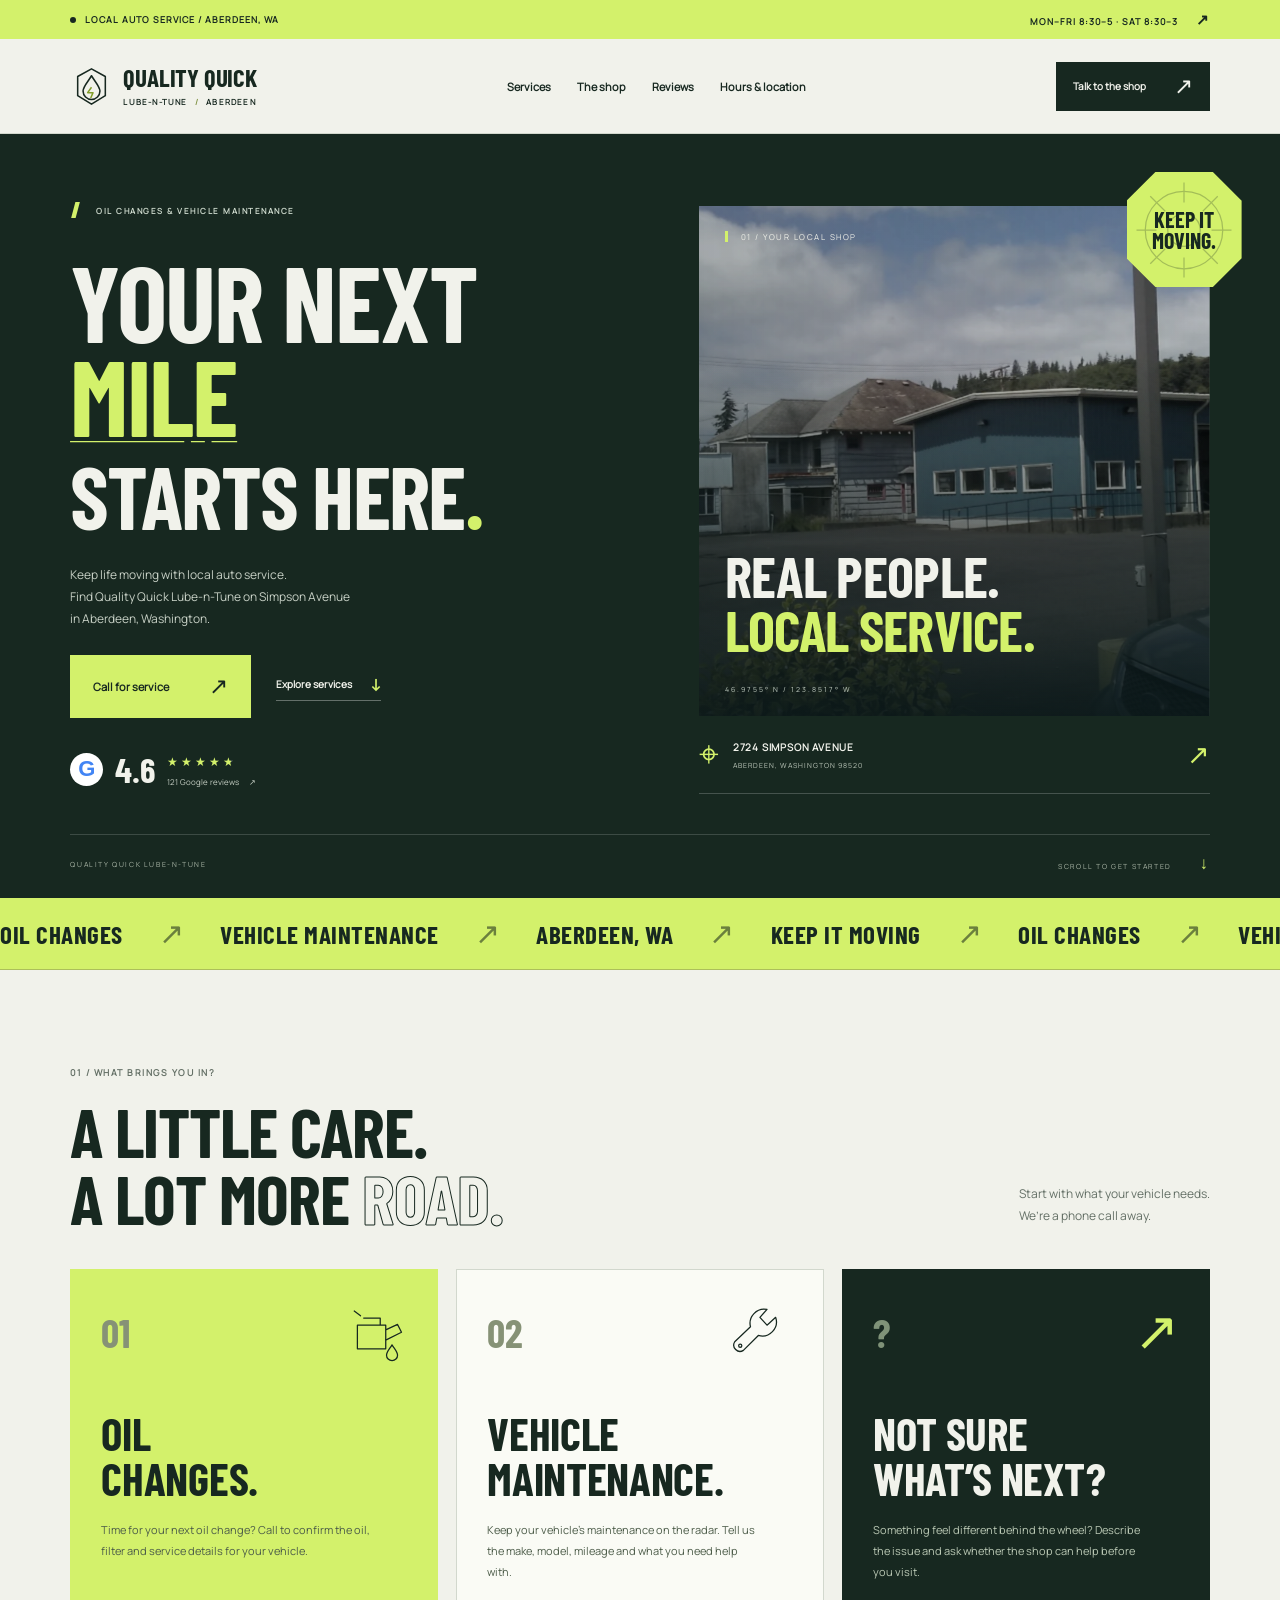
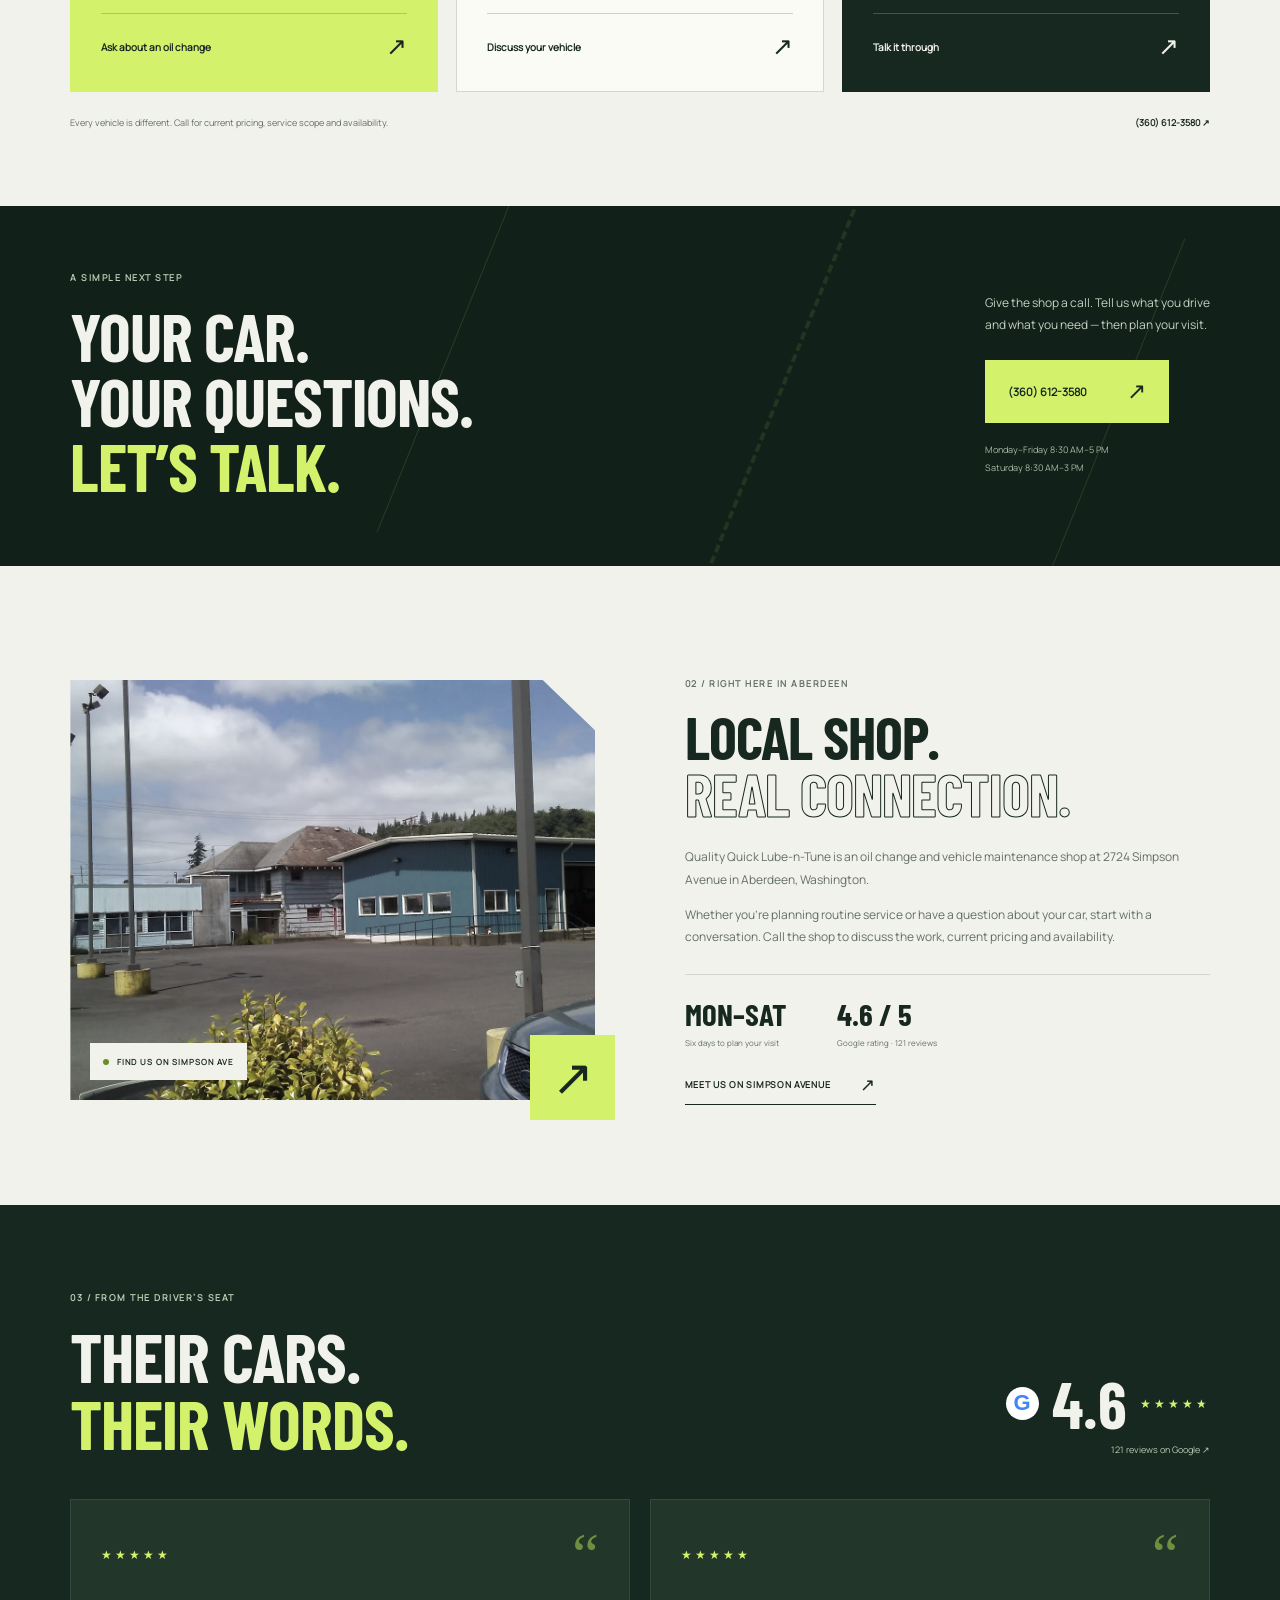
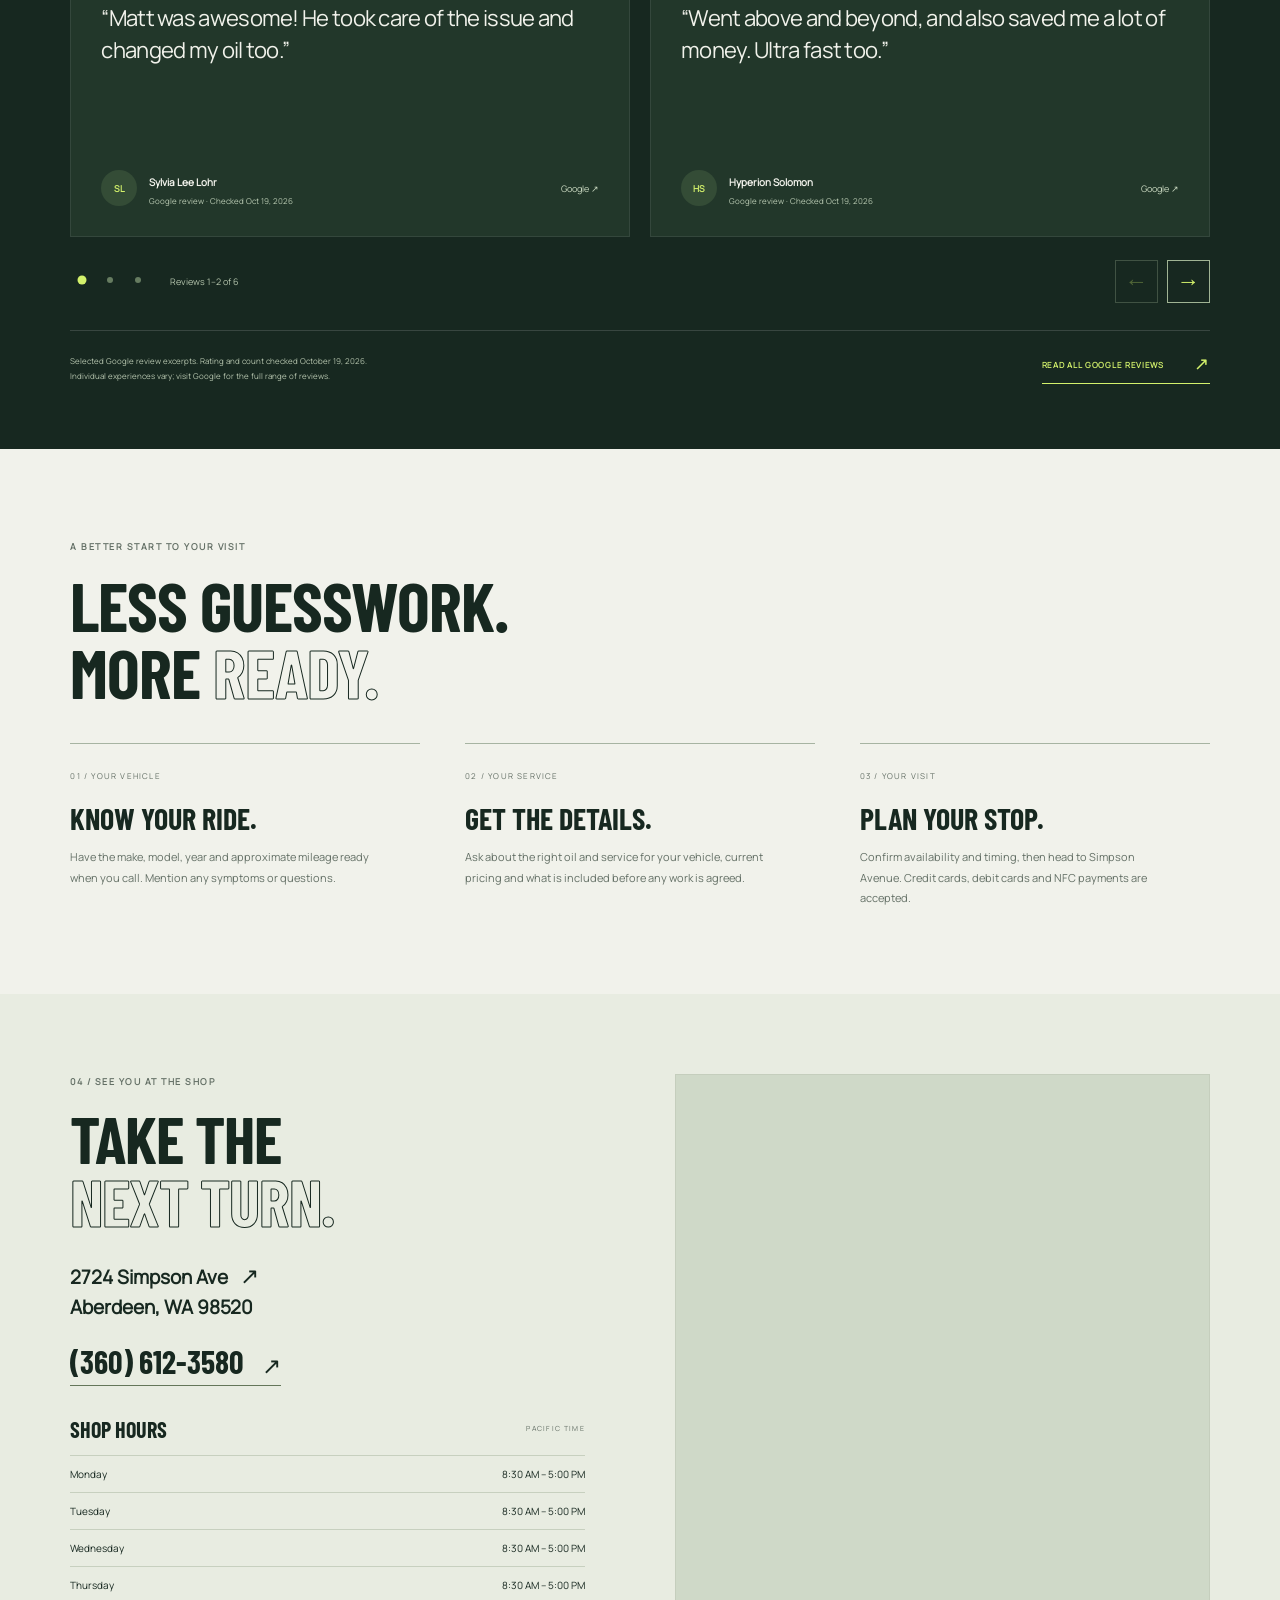
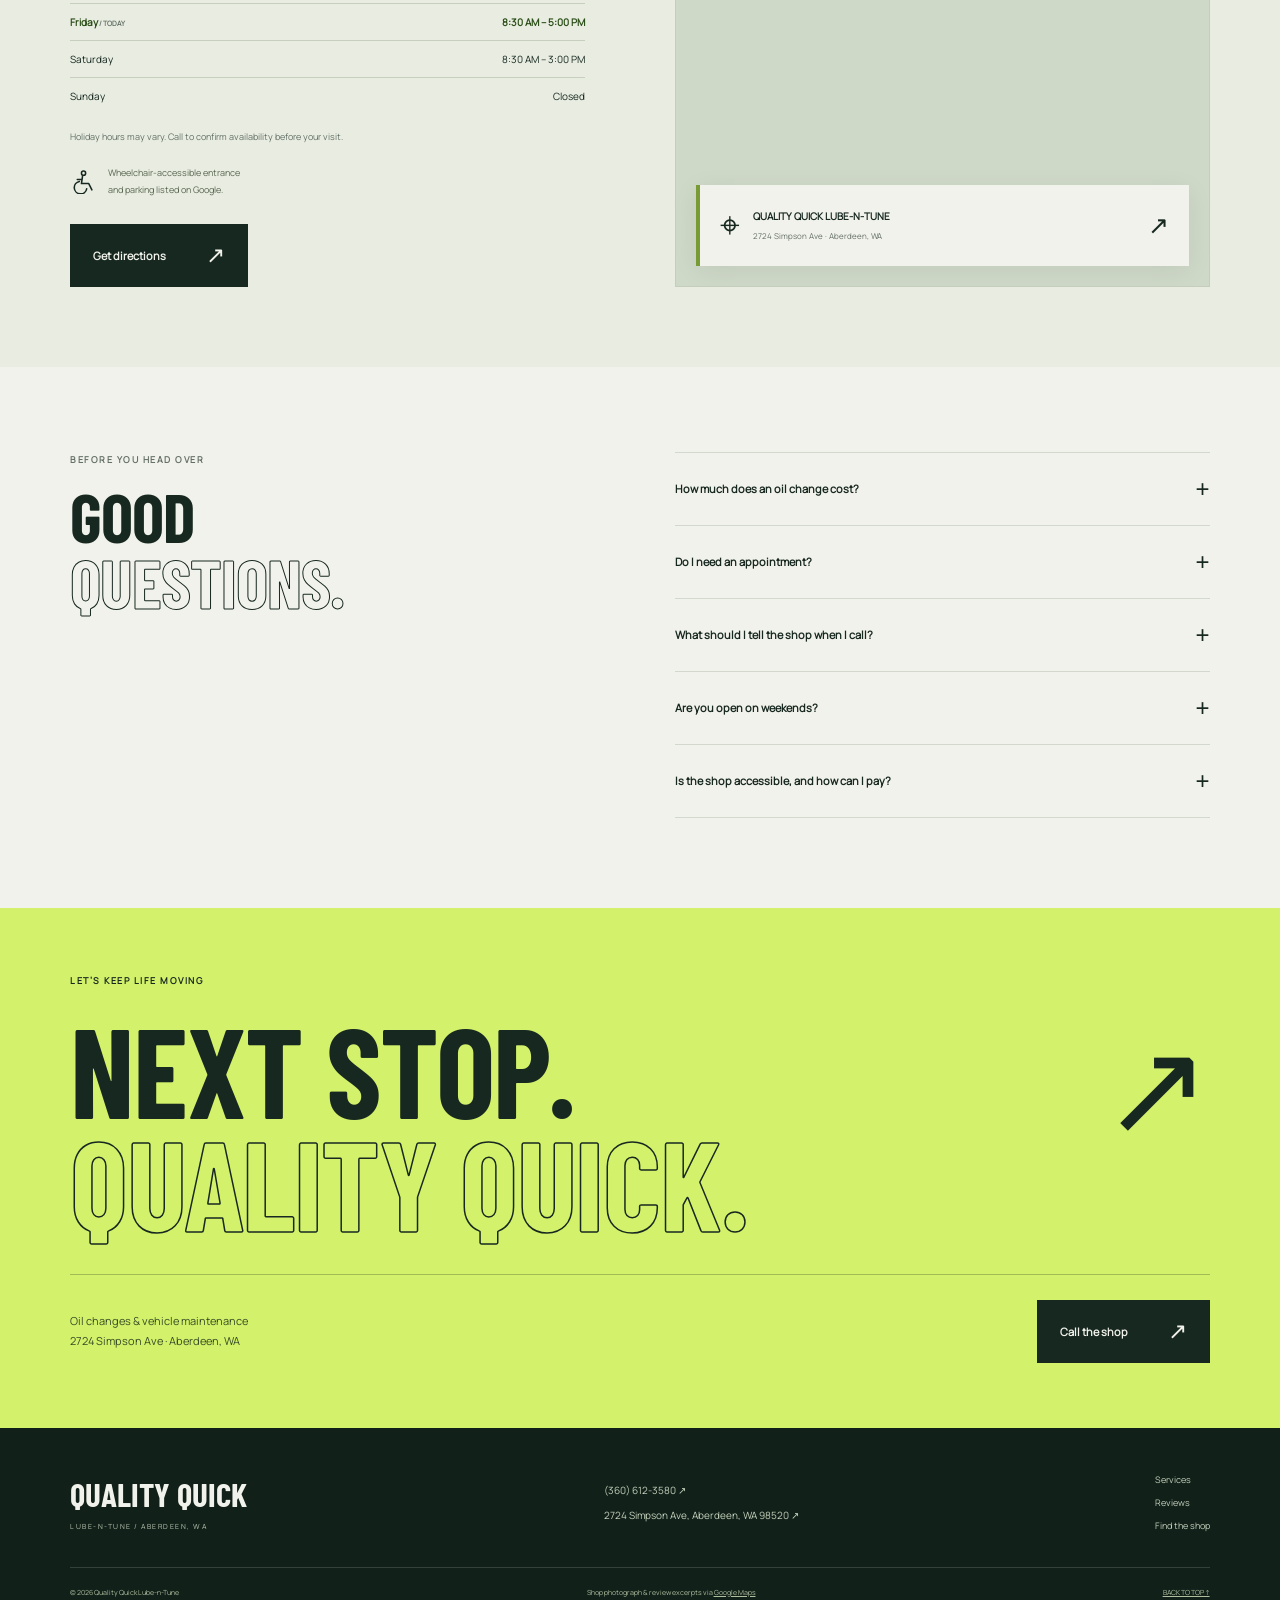
<file: index.html>
<!doctype html>
<html lang="en">
<head>
  <meta charset="utf-8">
  <meta name="viewport" content="width=device-width,initial-scale=1">
  <title>Quality Quick Lube-n-Tune | Oil Changes in Aberdeen, WA</title>
  <meta name="description" content="Oil changes and vehicle maintenance at Quality Quick Lube-n-Tune in Aberdeen, WA. Find hours, Google reviews and directions to 2724 Simpson Ave. Call (360) 612-3580.">
  <meta name="robots" content="noindex,nofollow,noarchive">
  <meta name="theme-color" content="#172820">
  <meta property="og:type" content="website">
  <meta property="og:locale" content="en_US">
  <meta property="og:site_name" content="Quality Quick Lube-n-Tune">
  <meta property="og:title" content="Quality Quick Lube-n-Tune — Your next mile starts here.">
  <meta property="og:description" content="Oil changes. Vehicle maintenance. Local service in Aberdeen, Washington. Call (360) 612-3580.">
  <meta name="twitter:card" content="summary_large_image">
  <meta property="og:url" content="https://vikrork.github.io/quality-quick-lube-preview/"><meta property="og:image" content="https://vikrork.github.io/quality-quick-lube-preview/assets/social.jpg"><meta property="og:image:width" content="1200"><meta property="og:image:height" content="630"><meta property="og:image:alt" content="Quality Quick Lube-n-Tune — oil changes and vehicle maintenance in Aberdeen, WA">
  <link rel="icon" type="image/png" sizes="96x96" href="./favicon-96.png">
  <link rel="icon" href="./favicon.ico" sizes="any">
  <link rel="icon" type="image/svg+xml" href="./favicon.svg">
  <link rel="apple-touch-icon" href="./apple-touch-icon.png">
  <link rel="manifest" href="./site.webmanifest">
  <link rel="preload" href="./assets/display.woff2" as="font" type="font/woff2" crossorigin>
  <link rel="preload" href="./assets/body.woff2" as="font" type="font/woff2" crossorigin>
  <link rel="preload" as="image" href="./assets/shop.webp" fetchpriority="high">
  <link rel="stylesheet" href="./style.css">
  <script type="application/ld+json">{"@context": "https://schema.org", "@graph": [{"@type": "AutoRepair", "@id": "https://vikrork.github.io/quality-quick-lube-preview/#business", "name": "Quality Quick Lube-n-Tune", "description": "Oil changes and vehicle maintenance at 2724 Simpson Avenue in Aberdeen, Washington.", "telephone": "+13606123580", "address": {"@type": "PostalAddress", "streetAddress": "2724 Simpson Ave", "addressLocality": "Aberdeen", "addressRegion": "WA", "postalCode": "98520", "addressCountry": "US"}, "geo": {"@type": "GeoCoordinates", "latitude": 46.9754691, "longitude": -123.8517037}, "hasMap": "https://maps.app.goo.gl/FHTNFPwVKkrDaZcj6", "sameAs": ["https://maps.app.goo.gl/FHTNFPwVKkrDaZcj6"], "paymentAccepted": "Credit Card, Debit Card, NFC Contactless Payment", "openingHoursSpecification": [{"@type": "OpeningHoursSpecification", "dayOfWeek": "Monday", "opens": "08:30", "closes": "17:00"}, {"@type": "OpeningHoursSpecification", "dayOfWeek": "Tuesday", "opens": "08:30", "closes": "17:00"}, {"@type": "OpeningHoursSpecification", "dayOfWeek": "Wednesday", "opens": "08:30", "closes": "17:00"}, {"@type": "OpeningHoursSpecification", "dayOfWeek": "Thursday", "opens": "08:30", "closes": "17:00"}, {"@type": "OpeningHoursSpecification", "dayOfWeek": "Friday", "opens": "08:30", "closes": "17:00"}, {"@type": "OpeningHoursSpecification", "dayOfWeek": "Saturday", "opens": "08:30", "closes": "15:00"}, {"@type": "OpeningHoursSpecification", "dayOfWeek": "Sunday", "opens": "00:00", "closes": "00:00"}], "amenityFeature": [{"@type": "LocationFeatureSpecification", "name": "Wheelchair-accessible entrance", "value": true}, {"@type": "LocationFeatureSpecification", "name": "Wheelchair-accessible parking", "value": true}], "hasOfferCatalog": {"@type": "OfferCatalog", "name": "Vehicle services", "itemListElement": [{"@type": "Offer", "itemOffered": {"@type": "Service", "name": "Oil changes", "serviceType": "Oil changes", "provider": {"@id": "https://vikrork.github.io/quality-quick-lube-preview/#business"}}}, {"@type": "Offer", "itemOffered": {"@type": "Service", "name": "Vehicle maintenance", "serviceType": "Vehicle maintenance", "provider": {"@id": "https://vikrork.github.io/quality-quick-lube-preview/#business"}}}]}, "url": "https://vikrork.github.io/quality-quick-lube-preview/", "image": "https://vikrork.github.io/quality-quick-lube-preview/assets/shop.webp", "logo": "https://vikrork.github.io/quality-quick-lube-preview/favicon-96.png"}]}</script>
  <script defer src="./app.js"></script>
</head>
<body>
  <a class="skip" href="#main">Skip to content</a>
  <div class="utility"><span><i class="signal" aria-hidden="true"></i> LOCAL AUTO SERVICE / ABERDEEN, WA</span><a href="#visit">MON–FRI 8:30–5 · SAT 8:30–3 <span aria-hidden="true">↗</span></a></div>
  <header class="header">
    <a class="brand" href="#top" aria-label="Quality Quick Lube-n-Tune home"><svg viewBox="0 0 56 56" aria-hidden="true"><path d="M28 5 46 15v25L28 51 10 40V15Z"/><path d="M28 14c-4 7-11 14-11 20a11 11 0 0 0 22 0c0-6-7-13-11-20Z"/><path d="m28 29-5 7h7l-3 7"/></svg><span>QUALITY QUICK<small>LUBE-N-TUNE <b> / </b> ABERDEEN</small></span></a>
    <nav id="navigation" aria-label="Main navigation"><a href="#services">Services</a><a href="#about">The shop</a><a href="#reviews">Reviews</a><a href="#visit">Hours & location</a></nav>
    <a class="button header-cta" href="tel:+13606123580">Talk to the shop <span>↗</span></a>
    <button class="nav-toggle" type="button" aria-controls="navigation" aria-expanded="false" aria-label="Open navigation"><span></span><span></span></button>
  </header>
  <main id="main">
    <section class="hero shell" id="top" aria-labelledby="hero-title">
      <div class="hero-grid">
        <div class="hero-copy"><div class="eyebrow"><span class="mini-lines" aria-hidden="true">///</span> OIL CHANGES & VEHICLE MAINTENANCE</div><h1 id="hero-title">YOUR NEXT<br><span class="mile">MILE<svg viewBox="0 0 300 20" aria-hidden="true"><path d="M0 10h205m12 0h25m12 0h46"/></svg></span><br><span class="hero-last">STARTS HERE<span class="lime">.</span></span></h1><p>Keep life moving with local auto service.<br>Find Quality Quick Lube-n-Tune on Simpson Avenue<br class="desktop-only"> in Aberdeen, Washington.</p><div class="hero-actions"><a class="button lime-button" href="tel:+13606123580">Call for service <span>↗</span></a><a class="quiet-link" href="#services">Explore services <span>↓</span></a></div><a class="google-proof" href="https://maps.app.goo.gl/FHTNFPwVKkrDaZcj6" target="_blank" rel="noopener"><span class="google-mark" aria-hidden="true">G</span><strong>4.6</strong><span><span class="stars aggregate" aria-label="4.6 out of 5 stars">★★★★★</span><small>121 Google reviews <span>↗</span></small></span></a></div>
        <div class="hero-visual"><div class="photo-frame"><img src="./assets/shop.webp" width="1600" height="900" alt="Quality Quick Lube-n-Tune shop and service bays on Simpson Avenue in Aberdeen" fetchpriority="high"><div class="photo-shade"></div><span class="photo-index">01 / YOUR LOCAL SHOP</span><div class="photo-title">REAL PEOPLE.<br><span>LOCAL SERVICE.</span></div><span class="coordinates">46.9755° N / 123.8517° W</span></div><div class="visual-caption"><span class="location-cross" aria-hidden="true">⌖</span><span>2724 SIMPSON AVENUE<br><small>ABERDEEN, WASHINGTON 98520</small></span><a href="#visit" aria-label="Find the shop">↗</a></div><div class="service-badge"><svg class="turning-mark" viewBox="0 0 80 80" aria-hidden="true"><circle cx="40" cy="40" r="31"/><circle cx="40" cy="40" r="13"/><path d="M40 2v16m0 44v16M2 40h16m44 0h16M13 13l12 12m30 30 12 12M13 67l12-12m30-30 12-12"/></svg><strong>KEEP IT<br>MOVING.</strong></div></div>
      </div><div class="hero-bottom"><span>QUALITY QUICK LUBE-N-TUNE</span><a href="#services">SCROLL TO GET STARTED <span>↓</span></a></div>
    </section>
    <div class="service-strip" aria-hidden="true"><div><span>OIL CHANGES</span><b>↗</b><span>VEHICLE MAINTENANCE</span><b>↗</b><span>ABERDEEN, WA</span><b>↗</b><span>KEEP IT MOVING</span><b>↗</b><span>OIL CHANGES</span><b>↗</b><span>VEHICLE MAINTENANCE</span><b>↗</b></div></div>
    <section id="services" class="services shell" aria-labelledby="services-title"><div class="section-heading reveal"><div><div class="eyebrow dark-label">01 / WHAT BRINGS YOU IN?</div><h2 id="services-title">A LITTLE CARE.<br>A LOT MORE <span class="outline-text">ROAD.</span></h2></div><p>Start with what your vehicle needs.<br>We’re a phone call away.</p></div><div class="service-grid">
      <article class="service-card primary-service reveal"><div class="card-top"><span class="card-number">01</span><svg class="service-icon" viewBox="0 0 80 80" aria-hidden="true"><path d="M17 32h36v30H17zM25 23h21v9M53 38l15-7 5 10-20 10M21 20l-8-6M61 57c-3 5-7 9-7 13a7 7 0 0 0 14 0c0-4-4-8-7-13Z"/></svg></div><h3>OIL<br>CHANGES.</h3><p>Time for your next oil change? Call to confirm the oil, filter and service details for your vehicle.</p><a class="card-action" href="tel:+13606123580">Ask about an oil change <span>↗</span></a></article>
      <article class="service-card reveal"><div class="card-top"><span class="card-number">02</span><svg class="service-icon" viewBox="0 0 80 80" aria-hidden="true"><path d="m47 12-9 10 9 10 11-10a18 18 0 0 1-22 23L17 64a8 8 0 0 1-11-11l20-19A18 18 0 0 1 47 12Z"/><circle cx="13" cy="58" r="2"/></svg></div><h3>VEHICLE<br>MAINTENANCE.</h3><p>Keep your vehicle’s maintenance on the radar. Tell us the make, model, mileage and what you need help with.</p><a class="card-action" href="tel:+13606123580">Discuss your vehicle <span>↗</span></a></article>
      <article class="service-card question-card reveal"><div class="card-top"><span class="card-number">?</span><span class="question-arrow" aria-hidden="true">↗</span></div><h3>NOT SURE<br>WHAT’S NEXT?</h3><p>Something feel different behind the wheel? Describe the issue and ask whether the shop can help before you visit.</p><a class="card-action" href="tel:+13606123580">Talk it through <span>↗</span></a></article>
    </div><div class="service-note"><span>Every vehicle is different. Call for current pricing, service scope and availability.</span><a href="tel:+13606123580">(360) 612-3580 ↗</a></div></section>
    <section class="road-banner"><div class="shell"><div class="road-copy reveal"><div class="eyebrow">A SIMPLE NEXT STEP</div><h2>YOUR CAR.<br>YOUR QUESTIONS.<br><span class="lime">LET’S TALK.</span></h2></div><div class="road-action reveal"><p>Give the shop a call. Tell us what you drive<br>and what you need — then plan your visit.</p><a class="button lime-button" href="tel:+13606123580">(360) 612-3580 <span>↗</span></a><small>Monday–Friday 8:30 AM–5 PM<br>Saturday 8:30 AM–3 PM</small></div></div><div class="road-lines" aria-hidden="true"></div></section>
    <section id="about" class="about shell" aria-labelledby="about-title"><div class="about-picture reveal"><img src="./assets/shop.webp" width="1600" height="900" alt="The Quality Quick Lube-n-Tune building at 2724 Simpson Avenue" loading="lazy"><span class="picture-label"><i aria-hidden="true"></i> FIND US ON SIMPSON AVE</span><span class="picture-corner" aria-hidden="true">↗</span></div><div class="about-copy reveal"><div class="eyebrow dark-label">02 / RIGHT HERE IN ABERDEEN</div><h2 id="about-title">LOCAL SHOP.<br><span class="outline-text">REAL CONNECTION.</span></h2><p>Quality Quick Lube-n-Tune is an oil change and vehicle maintenance shop at 2724 Simpson Avenue in Aberdeen, Washington.</p><p>Whether you’re planning routine service or have a question about your car, start with a conversation. Call the shop to discuss the work, current pricing and availability.</p><div class="about-facts"><span><strong>MON–SAT</strong><small>Six days to plan your visit</small></span><span><strong>4.6 / 5</strong><small>Google rating · 121 reviews</small></span></div><a class="text-link" href="#visit">MEET US ON SIMPSON AVENUE <span>↗</span></a></div></section>
    <section id="reviews" class="reviews" aria-labelledby="reviews-title"><div class="shell"><div class="section-heading reveal"><div><div class="eyebrow">03 / FROM THE DRIVER’S SEAT</div><h2 id="reviews-title">THEIR CARS.<br><span class="lime">THEIR WORDS.</span></h2></div><a class="review-rating" href="https://maps.app.goo.gl/FHTNFPwVKkrDaZcj6" target="_blank" rel="noopener"><span><b class="google-mark">G</b><strong>4.6</strong><span class="stars aggregate" aria-label="4.6 out of 5 stars">★★★★★</span></span><small>121 reviews on Google ↗</small></a></div>
      <div class="review-carousel" role="region" aria-roledescription="carousel" aria-label="Customer reviews from Google"><div id="review-track" class="review-grid" tabindex="0" aria-label="Reviews. Swipe or use the arrow keys."><article class="review-card" role="group" aria-roledescription="slide" aria-label="Review 1 of 6"><div class="review-card-top"><span class="stars" aria-label="5 out of 5 stars">★★★★★</span><span class="review-quote-mark" aria-hidden="true">“</span></div><blockquote>“Matt was awesome! He took care of the issue and changed my oil too.”</blockquote><div class="review-person"><span class="review-avatar" aria-hidden="true">SL</span><div><strong>Sylvia Lee Lohr</strong><small>Google review · Checked Oct 19, 2026</small></div><a href="https://maps.app.goo.gl/FHTNFPwVKkrDaZcj6" target="_blank" rel="noopener" aria-label="Read customer reviews on Google Maps">Google ↗</a></div></article><article class="review-card" role="group" aria-roledescription="slide" aria-label="Review 2 of 6"><div class="review-card-top"><span class="stars" aria-label="5 out of 5 stars">★★★★★</span><span class="review-quote-mark" aria-hidden="true">“</span></div><blockquote>“Went above and beyond, and also saved me a lot of money. Ultra fast too.”</blockquote><div class="review-person"><span class="review-avatar" aria-hidden="true">HS</span><div><strong>Hyperion Solomon</strong><small>Google review · Checked Oct 19, 2026</small></div><a href="https://maps.app.goo.gl/FHTNFPwVKkrDaZcj6" target="_blank" rel="noopener" aria-label="Read customer reviews on Google Maps">Google ↗</a></div></article><article class="review-card" role="group" aria-roledescription="slide" aria-label="Review 3 of 6"><div class="review-card-top"><span class="stars" aria-label="5 out of 5 stars">★★★★★</span><span class="review-quote-mark" aria-hidden="true">“</span></div><blockquote>“These guys are great, leaving nothing to question with regard to my car’s current condition.”</blockquote><div class="review-person"><span class="review-avatar" aria-hidden="true">LM</span><div><strong>Laura Marise</strong><small>Google review · Checked Oct 19, 2026</small></div><a href="https://maps.app.goo.gl/FHTNFPwVKkrDaZcj6" target="_blank" rel="noopener" aria-label="Read customer reviews on Google Maps">Google ↗</a></div></article><article class="review-card" role="group" aria-roledescription="slide" aria-label="Review 4 of 6"><div class="review-card-top"><span class="stars" aria-label="5 out of 5 stars">★★★★★</span><span class="review-quote-mark" aria-hidden="true">“</span></div><blockquote>“They have earned my loyalty and my family&#x27;s.”</blockquote><div class="review-person"><span class="review-avatar" aria-hidden="true">SW</span><div><strong>Summer Ward</strong><small>Google review · Checked Oct 19, 2026</small></div><a href="https://maps.app.goo.gl/FHTNFPwVKkrDaZcj6" target="_blank" rel="noopener" aria-label="Read customer reviews on Google Maps">Google ↗</a></div></article><article class="review-card" role="group" aria-roledescription="slide" aria-label="Review 5 of 6"><div class="review-card-top"><span class="stars" aria-label="5 out of 5 stars">★★★★★</span><span class="review-quote-mark" aria-hidden="true">“</span></div><blockquote>“Got both my cars in and out in under an hour. Will highly recommend”</blockquote><div class="review-person"><span class="review-avatar" aria-hidden="true">DB</span><div><strong>David Bolin</strong><small>Google review · Checked Oct 19, 2026</small></div><a href="https://maps.app.goo.gl/FHTNFPwVKkrDaZcj6" target="_blank" rel="noopener" aria-label="Read customer reviews on Google Maps">Google ↗</a></div></article><article class="review-card" role="group" aria-roledescription="slide" aria-label="Review 6 of 6"><div class="review-card-top"><span class="stars" aria-label="5 out of 5 stars">★★★★★</span><span class="review-quote-mark" aria-hidden="true">“</span></div><blockquote>“I&#x27;m never taking my car anywhere else.”</blockquote><div class="review-person"><span class="review-avatar" aria-hidden="true">HM</span><div><strong>Heather Momma</strong><small>Google review · Checked Oct 19, 2026</small></div><a href="https://maps.app.goo.gl/FHTNFPwVKkrDaZcj6" target="_blank" rel="noopener" aria-label="Read customer reviews on Google Maps">Google ↗</a></div></article></div><div class="review-controls"><div class="review-dots" aria-label="Choose reviews"></div><span class="review-status" role="status" aria-live="polite" aria-atomic="true"></span><div class="review-arrows"><button class="review-prev" type="button" aria-label="Previous reviews" aria-controls="review-track">←</button><button class="review-next" type="button" aria-label="Next reviews" aria-controls="review-track">→</button></div></div></div>
      <div class="review-footer"><p>Selected Google review excerpts. Rating and count checked October 19, 2026.<br>Individual experiences vary; visit Google for the full range of reviews.</p><a class="text-link" href="https://maps.app.goo.gl/FHTNFPwVKkrDaZcj6" target="_blank" rel="noopener">READ ALL GOOGLE REVIEWS <span>↗</span></a></div>
    </div></section>
    <section class="visit-prep shell" aria-labelledby="prep-title"><div class="section-heading reveal"><div><div class="eyebrow dark-label">A BETTER START TO YOUR VISIT</div><h2 id="prep-title">LESS GUESSWORK.<br>MORE <span class="outline-text">READY.</span></h2></div></div><div class="prep-grid"><article class="reveal"><span>01 / YOUR VEHICLE</span><h3>KNOW YOUR RIDE.</h3><p>Have the make, model, year and approximate mileage ready when you call. Mention any symptoms or questions.</p></article><article class="reveal"><span>02 / YOUR SERVICE</span><h3>GET THE DETAILS.</h3><p>Ask about the right oil and service for your vehicle, current pricing and what is included before any work is agreed.</p></article><article class="reveal"><span>03 / YOUR VISIT</span><h3>PLAN YOUR STOP.</h3><p>Confirm availability and timing, then head to Simpson Avenue. Credit cards, debit cards and NFC payments are accepted.</p></article></div></section>
    <section id="visit" class="visit shell" aria-labelledby="visit-title"><div class="visit-details reveal"><div class="eyebrow dark-label">04 / SEE YOU AT THE SHOP</div><h2 id="visit-title">TAKE THE<br><span class="outline-text">NEXT TURN.</span></h2><a class="address" href="https://www.google.com/maps/dir/?api=1&amp;destination=Quality%20Quick%20Lube-n-Tune%2C%202724%20Simpson%20Ave%2C%20Aberdeen%2C%20WA%2098520" target="_blank" rel="noopener">2724 Simpson Ave <span>↗</span><br>Aberdeen, WA 98520</a><a class="visit-phone" href="tel:+13606123580">(360) 612-3580 <span>↗</span></a><div class="hours"><div class="hours-title"><h3>SHOP HOURS</h3><span>PACIFIC TIME</span></div><div class="hours-row" data-day="Monday"><span>Monday</span><span>8:30 AM – 5:00 PM</span></div><div class="hours-row" data-day="Tuesday"><span>Tuesday</span><span>8:30 AM – 5:00 PM</span></div><div class="hours-row" data-day="Wednesday"><span>Wednesday</span><span>8:30 AM – 5:00 PM</span></div><div class="hours-row" data-day="Thursday"><span>Thursday</span><span>8:30 AM – 5:00 PM</span></div><div class="hours-row" data-day="Friday"><span>Friday</span><span>8:30 AM – 5:00 PM</span></div><div class="hours-row" data-day="Saturday"><span>Saturday</span><span>8:30 AM – 3:00 PM</span></div><div class="hours-row" data-day="Sunday"><span>Sunday</span><span>Closed</span></div></div><p class="hours-note">Holiday hours may vary. Call to confirm availability before your visit.</p><div class="access-note"><svg viewBox="0 0 24 24" aria-hidden="true"><circle cx="13" cy="4" r="2"/><path d="m12 7-1 7h7l3 6M11 10H7M9 12a6 6 0 1 0 7 7"/></svg><p>Wheelchair-accessible entrance<br>and parking listed on Google.</p></div><a class="button ink-button" href="https://www.google.com/maps/dir/?api=1&amp;destination=Quality%20Quick%20Lube-n-Tune%2C%202724%20Simpson%20Ave%2C%20Aberdeen%2C%20WA%2098520" target="_blank" rel="noopener">Get directions <span>↗</span></a></div><div class="map-panel reveal"><iframe title="Google Map: Quality Quick Lube-n-Tune, 2724 Simpson Ave, Aberdeen, WA" src="https://www.google.com/maps?q=Quality+Quick+Lube-n-Tune%2C+2724+Simpson+Ave%2C+Aberdeen%2C+WA+98520&amp;output=embed&amp;hl=en" width="640" height="780" loading="lazy" referrerpolicy="no-referrer-when-downgrade" allowfullscreen></iframe><a class="map-label" href="https://maps.app.goo.gl/FHTNFPwVKkrDaZcj6" target="_blank" rel="noopener"><span class="map-cross" aria-hidden="true">⌖</span><span><strong>QUALITY QUICK LUBE-N-TUNE</strong><small>2724 Simpson Ave · Aberdeen, WA</small></span><b>↗</b></a></div></section>
    <section class="faq shell" aria-labelledby="faq-title"><div class="reveal"><div class="eyebrow dark-label">BEFORE YOU HEAD OVER</div><h2 id="faq-title">GOOD<br><span class="outline-text">QUESTIONS.</span></h2></div><div class="faq-items reveal"><details><summary>How much does an oil change cost?</summary><p>Call <a href="tel:+13606123580">(360) 612-3580</a> with your vehicle details for current pricing and service options.</p></details><details><summary>Do I need an appointment?</summary><p>Please call the shop to confirm current availability and how to arrange your visit.</p></details><details><summary>What should I tell the shop when I call?</summary><p>Share your vehicle’s make, model, year and mileage. Describe the service you need or any symptoms you have noticed, and ask about service scope, price and timing.</p></details><details><summary>Are you open on weekends?</summary><p>Saturday hours are 8:30 AM–3:00 PM. The shop is closed on Sundays. Holiday hours may differ.</p></details><details><summary>Is the shop accessible, and how can I pay?</summary><p>Google lists a wheelchair-accessible entrance and parking. Credit cards, debit cards and contactless NFC payments are accepted. Call if you have specific access needs.</p></details></div></section>
    <section class="closing"><div class="shell reveal"><div class="eyebrow">LET’S KEEP LIFE MOVING</div><h2>NEXT STOP.<br><span>QUALITY QUICK.</span><b aria-hidden="true">↗</b></h2><div class="closing-bottom"><p>Oil changes & vehicle maintenance<br>2724 Simpson Ave · Aberdeen, WA</p><a class="button ink-button" href="tel:+13606123580">Call the shop <span>↗</span></a></div></div></section>
  </main>
  <footer class="footer shell"><div class="footer-main"><a class="footer-brand" href="#top">QUALITY QUICK<span>LUBE-N-TUNE / ABERDEEN, WA</span></a><div><a href="tel:+13606123580">(360) 612-3580 ↗</a><a href="https://www.google.com/maps/dir/?api=1&amp;destination=Quality%20Quick%20Lube-n-Tune%2C%202724%20Simpson%20Ave%2C%20Aberdeen%2C%20WA%2098520" target="_blank" rel="noopener">2724 Simpson Ave, Aberdeen, WA 98520 ↗</a></div><nav aria-label="Footer navigation"><a href="#services">Services</a><a href="#reviews">Reviews</a><a href="#visit">Find the shop</a></nav></div><div class="footer-bottom"><span>© 2026 Quality Quick Lube-n-Tune</span><span>Shop photograph & review excerpts via <a href="https://maps.app.goo.gl/FHTNFPwVKkrDaZcj6" target="_blank" rel="noopener">Google Maps</a></span><a href="#top">BACK TO TOP ↑</a></div></footer>
  <div class="mobile-bar"><a href="tel:+13606123580">Call the shop <span>↗</span></a><a href="https://www.google.com/maps/dir/?api=1&amp;destination=Quality%20Quick%20Lube-n-Tune%2C%202724%20Simpson%20Ave%2C%20Aberdeen%2C%20WA%2098520" target="_blank" rel="noopener">Get directions <span>↗</span></a></div>
</body>
</html>
</file>
<file: style.css>
@font-face{font-family:Barlow;src:url('./assets/display.woff2') format('woff2');font-weight:700;font-display:swap}@font-face{font-family:Manrope;src:url('./assets/body.woff2') format('woff2');font-weight:400;font-display:swap}
:root{--ink:#172820;--deep:#112019;--paper:#f1f2eb;--lime:#d3f16b;--gray:#647066;--line:#d2d8cd;--display:Barlow,'Arial Narrow',Impact,sans-serif;--body:Manrope,Arial,sans-serif}*{box-sizing:border-box}html{scroll-behavior:smooth;scroll-padding-top:105px}body{margin:0;font:14px var(--body);background:var(--paper);color:var(--ink);-webkit-font-smoothing:antialiased}body:before{content:'';height:3px;position:fixed;top:0;left:0;width:calc(var(--progress,0)*100%);background:var(--lime);z-index:60;pointer-events:none}::selection{background:var(--lime);color:var(--ink)}a{color:inherit;text-decoration:none}button{font:inherit}button,a,summary{touch-action:manipulation;-webkit-tap-highlight-color:transparent}a:focus-visible,button:focus-visible,summary:focus-visible,[tabindex]:focus-visible{outline:3px solid #c66c34;outline-offset:5px}img{max-width:100%;height:auto;display:block}svg{display:block}p{line-height:1.85}h1,h2,h3,p{margin-top:0}h1,h2,h3{font-family:var(--display);font-weight:700}.shell{max-width:1680px;margin-inline:auto;padding-inline:5.5vw}.skip{position:fixed;top:-100px;left:15px;background:var(--lime);color:var(--ink);padding:15px;z-index:90}.skip:focus{top:10px}.utility{background:var(--lime);color:var(--ink);display:flex;justify-content:space-between;align-items:center;padding:9px 5.5vw;font-size:9px;letter-spacing:1px;font-weight:700}.utility>span{display:flex;gap:9px;align-items:center}.signal{width:6px;height:6px;background:var(--ink);border-radius:50%}.utility>a>span{font-size:15px;margin-left:15px}.header{height:95px;padding:0 5.5vw;display:flex;gap:25px;align-items:center;justify-content:space-between;background:var(--paper);position:sticky;top:0;z-index:50;border-bottom:1px solid var(--line)}.brand{display:flex;align-items:center;gap:10px}.brand svg{width:43px;height:43px;fill:none;stroke:var(--ink);stroke-width:2;stroke-linejoin:round}.brand svg path:last-child{stroke:#829d2b}.brand>span{font-family:var(--display);font-size:25px;line-height:1;letter-spacing:-.2px}.brand small{display:block;font:8px var(--body);font-weight:700;letter-spacing:1.2px;margin-top:6px}.brand small b{color:#7c8f3d;margin-inline:4px}.header nav{display:flex;gap:26px;font-size:11px;font-weight:700}.header nav a{padding:15px 0;position:relative}.header nav a:after{content:'';height:2px;background:var(--ink);width:0;position:absolute;bottom:6px;left:0;transition:width .25s}.header nav a:hover:after{width:100%}.button{display:inline-flex;align-items:center;justify-content:space-between;gap:40px;font-size:11px;font-weight:700;border:1px solid transparent;padding:17px 22px;transition:transform .2s,background .2s;min-height:52px}.button>span{font:23px Arial}.button:hover{transform:translateY(-2px)}.header-cta{background:var(--ink);color:var(--paper);gap:28px;min-height:45px;padding:10px 16px;font-size:10px}.header-cta:hover,.ink-button:hover{background:#2c4233}.ink-button{background:var(--ink);color:var(--paper)}.lime-button{background:var(--lime);color:var(--ink)}.lime-button:hover{background:#e4ff8d}.nav-toggle{display:none}.hero{background:var(--ink);color:var(--paper);overflow:hidden;padding-top:55px;padding-bottom:24px;position:relative}.hero-grid{display:grid;grid-template-columns:1.08fr 1fr;gap:6vw;align-items:center}.eyebrow{font-size:9px;letter-spacing:1.5px;font-weight:700;line-height:1.7}.hero .eyebrow{font-size:8px;display:flex;align-items:center;gap:12px;color:#cfdbce}.mini-lines{color:var(--lime);font-size:21px;letter-spacing:-4px;margin-right:8px}h1{font-size:clamp(88px,9.2vw,154px);line-height:.88;letter-spacing:-1.7px;margin:26px 0 29px}.lime{color:var(--lime)}.mile{color:var(--lime);display:inline-block;position:relative}.mile svg{position:absolute;bottom:-6px;left:0;width:100%;fill:none;stroke:#d3f16b;stroke-width:2}.hero-copy>p{font-size:12px;color:#c7d0c5;margin-bottom:25px}.hero-actions{display:flex;align-items:center;gap:25px}.quiet-link{font-size:10px;font-weight:700;display:flex;gap:18px;align-items:center;border-bottom:1px solid #ffffff55;padding-bottom:5px}.quiet-link span{font-size:16px;color:var(--lime)}.google-proof{display:flex;align-items:center;gap:12px;margin-top:30px;width:fit-content}.google-mark{font:bold 22px Arial,sans-serif;color:#4285f4;background:#fff;width:33px;height:33px;border-radius:50%;display:inline-grid;place-items:center}.google-proof>strong{font:35px var(--display)}.stars{font-size:12px;letter-spacing:3px;color:var(--lime)}.aggregate{background:linear-gradient(90deg,var(--lime) 92%,#7a877c 92%);background-clip:text;-webkit-background-clip:text;-webkit-text-fill-color:transparent}.google-proof small{display:block;font-size:8px;color:#c7d0c5;margin-top:6px}.google-proof small span{margin-left:8px}.hero-visual{position:relative;min-width:0;margin-top:17px}.photo-frame{position:relative;height:510px;overflow:hidden;background:#47594e;clip-path:polygon(0 0,87% 0,100% 13%,100% 100%,0 100%)}.photo-frame>img{width:100%;height:100%;object-fit:cover;object-position:63% center;filter:saturate(.65) brightness(.85);transform:scale(1.06);will-change:transform}.photo-shade{position:absolute;inset:0;background:linear-gradient(0deg,#0c191af2,transparent 70%),linear-gradient(90deg,#10211833,transparent)}.photo-index{position:absolute;left:26px;top:25px;font-size:8px;letter-spacing:1.5px;padding-left:13px;border-left:3px solid var(--lime)}.photo-title{position:absolute;bottom:60px;left:26px;font:57px/.95 var(--display);letter-spacing:-.7px}.photo-title span{color:var(--lime)}.coordinates{position:absolute;bottom:22px;left:26px;font-size:7px;letter-spacing:2px;color:#c3cec3}.visual-caption{display:flex;gap:14px;align-items:center;padding:18px 0;border-bottom:1px solid #ffffff33}.location-cross{font:35px Arial;color:var(--lime)}.visual-caption>span:nth-child(2){font-size:10px;letter-spacing:.8px;font-weight:700}.visual-caption small{font-size:7px;letter-spacing:1px;font-weight:400;display:block;margin-top:7px;color:#bbc6b9}.visual-caption>a{margin-left:auto;font:27px Arial;color:var(--lime)}.service-badge{position:absolute;top:-34px;right:-32px;background:var(--lime);color:var(--ink);width:115px;height:115px;clip-path:polygon(25% 0,75% 0,100% 25%,100% 75%,75% 100%,25% 100%,0 75%,0 25%);display:grid;place-items:center}.service-badge svg{position:absolute;width:100px;height:100px;fill:none;stroke:var(--ink);stroke-width:1;opacity:.25}.service-badge strong{position:relative;font:22px/.95 var(--display);text-align:center}.hero-bottom{display:flex;justify-content:space-between;align-items:center;margin-top:40px;padding-top:19px;border-top:1px solid #ffffff29;font-size:7px;letter-spacing:1.6px;color:#a9b5a6}.hero-bottom>a>span{font:17px Arial;margin-left:25px;color:var(--lime)}.service-strip{overflow:hidden;background:var(--lime);padding:18px 0;border-bottom:1px solid #acbf5a}.service-strip>div{display:flex;align-items:center;white-space:nowrap;width:max-content;gap:36px;animation:road-marquee 38s linear infinite;font:25px var(--display);letter-spacing:.5px}.service-strip b{font:30px Arial;color:#6b803d}h2{font-size:clamp(50px,5.4vw,86px);line-height:.97;letter-spacing:-1px;margin:17px 0 0}.outline-text{color:transparent;-webkit-text-stroke:1px var(--ink)}.dark-label{color:var(--gray)}.services{padding-top:95px;padding-bottom:75px}.section-heading{display:flex;justify-content:space-between;align-items:flex-end;gap:40px;margin-bottom:38px}.section-heading>p{font-size:12px;color:var(--gray);margin:0 0 4px}.service-grid{display:grid;grid-template-columns:repeat(3,1fr);gap:18px}.service-card{padding:30px;border:1px solid var(--line);background:#fafbf5;display:flex;flex-direction:column;min-width:0;position:relative}.primary-service{background:var(--lime);border-color:var(--lime)}.card-top{display:flex;align-items:center;justify-content:space-between;margin-bottom:48px}.card-number{font:40px var(--display);color:#869276}.service-icon{width:63px;height:63px;fill:none;stroke:var(--ink);stroke-width:1.6;stroke-linejoin:round;stroke-linecap:round}.service-card h3{font-size:45px;line-height:1;letter-spacing:-.3px;margin-bottom:19px}.service-card>p{font-size:11px;line-height:1.9;max-width:270px;color:#4c5c49;margin-bottom:30px}.card-action{margin-top:auto;padding-top:18px;border-top:1px solid #17282033;display:flex;justify-content:space-between;align-items:center;font-size:10px;font-weight:700}.card-action span{font:25px Arial}.question-card{background:var(--ink);border-color:var(--ink);color:var(--paper)}.question-card .card-number{color:#7f9278}.question-card p{color:#bbc9b5}.question-card .card-action{border-color:#ffffff33}.question-arrow{font:54px Arial;color:var(--lime)}.service-note{margin-top:23px;display:flex;justify-content:space-between;gap:20px;font-size:9px;color:var(--gray);line-height:1.8}.service-note a{color:var(--ink);white-space:nowrap;font-weight:700}.road-banner{background:var(--deep);color:var(--paper);position:relative;overflow:hidden}.road-banner>.shell{display:flex;justify-content:space-between;align-items:center;gap:45px;padding-top:64px;padding-bottom:68px;position:relative;z-index:2}.road-copy .eyebrow{color:#b9c9b1}.road-copy h2{font-size:67px}.road-action{max-width:390px}.road-action p{font-size:12px;color:#c5d0bf;margin-bottom:24px}.road-action small{display:block;font-size:9px;color:#a9bba2;line-height:1.9;margin-top:18px}.road-lines{position:absolute;width:50%;height:160%;top:-30%;left:36%;transform:rotate(22deg);border-left:1px solid #d3f16b22;border-right:1px solid #d3f16b22}.road-lines:before{content:'';position:absolute;left:50%;top:0;height:100%;border-left:4px dashed #d3f16b18}.about{display:grid;grid-template-columns:1fr 1fr;gap:7vw;align-items:center;padding-top:110px;padding-bottom:100px}.about-picture{position:relative;min-width:0}.about-picture img{width:100%;height:420px;object-fit:cover;object-position:center;filter:saturate(.65);clip-path:polygon(0 0,90% 0,100% 12%,100% 100%,0 100%)}.picture-label{position:absolute;left:20px;bottom:20px;background:var(--paper);padding:13px;font-size:8px;font-weight:700;letter-spacing:1px;display:flex;align-items:center;gap:8px}.picture-label i{width:6px;height:6px;border-radius:50%;background:#698f24}.picture-corner{position:absolute;right:-20px;bottom:-20px;background:var(--lime);width:85px;height:85px;display:grid;place-items:center;font:50px Arial}.about-copy h2{font-size:clamp(49px,4.6vw,72px);margin-bottom:24px}.about-copy p{font-size:12px;color:var(--gray);line-height:1.9}.about-facts{display:flex;gap:50px;padding-top:20px;margin:25px 0;border-top:1px solid var(--line)}.about-facts strong{display:block;font:31px var(--display)}.about-facts small{font-size:8px;color:var(--gray);display:block;margin-top:5px}.text-link{font-size:9px;font-weight:700;letter-spacing:.7px;display:inline-flex;align-items:center;justify-content:space-between;gap:30px;border-bottom:1px solid currentColor;padding-bottom:8px}.text-link>span{font:18px Arial}.reviews{background:var(--ink);color:var(--paper);padding:85px 0 65px}.reviews .eyebrow{color:#bcccb3}.review-rating{display:block}.review-rating>span{display:flex;align-items:center;gap:13px}.review-rating strong{font:65px var(--display)}.review-rating small{display:block;font-size:9px;color:#bbcbb2;text-align:right;margin-top:1px}.review-carousel{min-width:0}.review-grid{display:flex;gap:20px;overflow:auto;scroll-snap-type:x mandatory;overscroll-behavior-x:contain;scrollbar-width:thin;position:relative;padding:5px 0 15px}.is-ready .review-grid{scrollbar-width:none}.is-ready .review-grid::-webkit-scrollbar{display:none}.review-card{flex:0 0 calc((100% - 20px)/2);min-width:0;scroll-snap-align:start;background:#22372a;border:1px solid #ffffff15;padding:30px;display:flex;flex-direction:column}.review-card-top{display:flex;align-items:center;justify-content:space-between}.review-quote-mark{font:60px/.8 Georgia;color:#a6c950;opacity:.6}.review-card blockquote{font:25px/1.45 var(--body);font-size:22px;letter-spacing:-.7px;margin:25px 0 35px;flex:1;min-height:132px}.review-person{display:flex;align-items:center;gap:12px;margin-top:auto}.review-avatar{width:36px;height:36px;display:grid;place-items:center;background:#344c36;color:var(--lime);font-size:9px;font-weight:700;border-radius:50%}.review-person strong{font-size:10px}.review-person small{font-size:8px;color:#bacbb3;display:block;margin-top:5px}.review-person>a{margin-left:auto;font-size:9px;color:#c8d7bf}.review-controls{display:none;align-items:center;gap:20px;margin-top:7px;min-height:44px}.is-ready .review-controls{display:flex}.review-dots{display:flex;gap:4px}.review-dots button{position:relative;width:24px;height:40px;background:transparent;border:0;cursor:pointer}.review-dots button:after{content:'';position:absolute;left:9px;top:16px;width:6px;height:6px;border-radius:50%;background:#667c60;transition:transform .2s,background .2s}.review-dots .active:after{transform:scale(1.5);background:var(--lime)}.review-status{font-size:9px;color:#b4c4ac}.review-arrows{display:flex;gap:9px;margin-left:auto}.review-arrows button{width:43px;height:43px;display:grid;place-items:center;font:23px Arial;border:1px solid #a0b494;background:transparent;color:var(--lime);cursor:pointer;transition:.2s}.review-arrows button:hover:not(:disabled){background:var(--lime);color:var(--ink);border-color:var(--lime)}.review-arrows button:disabled{opacity:.3;cursor:default}.review-footer{display:flex;justify-content:space-between;align-items:center;gap:30px;border-top:1px solid #ffffff24;margin-top:27px;padding-top:22px}.review-footer>p{font-size:8px;color:#b6c5ae;line-height:1.8;margin:0}.review-footer .text-link{font-size:8px;color:var(--lime)}.visit-prep{padding-top:90px;padding-bottom:75px}.prep-grid{display:grid;grid-template-columns:repeat(3,1fr);gap:45px;margin-top:35px}.prep-grid article{border-top:1px solid #a7b4a2;padding-top:20px}.prep-grid article>span{font-size:8px;letter-spacing:1.2px;color:var(--gray)}.prep-grid h3{font-size:30px;margin:20px 0 14px;line-height:1}.prep-grid p{font-size:11px;color:var(--gray);max-width:310px}.visit{background:#e8ece1;padding-top:80px;padding-bottom:80px;display:grid;grid-template-columns:1fr 1.04fr;gap:7vw}.visit-details h2{font-size:65px;margin-bottom:29px}.address{font-size:19px;line-height:1.6;display:inline-block;font-weight:700}.address span{margin-left:8px;font:23px Arial}.visit-phone{display:block;font:32px var(--display);margin-top:19px;margin-bottom:30px;width:fit-content;border-bottom:1px solid #64765a;padding-bottom:5px}.visit-phone span{margin-left:12px;font:23px Arial}.hours-title{display:flex;justify-content:space-between;align-items:center;padding-bottom:13px}.hours-title h3{font-size:22px;margin:0}.hours-title>span{font-size:7px;letter-spacing:1.3px;color:var(--gray)}.hours-row{display:flex;justify-content:space-between;padding:10px 0;border-top:1px solid #c7d0bf;gap:20px;font-size:10px;line-height:1.6}.hours-row.today{font-weight:700;color:#2d501a}.hours-row.today>span:first-child:after{content:' / TODAY';font-size:7px;color:var(--gray)}.hours-note{font-size:9px;color:var(--gray);margin-top:15px;max-width:350px}.access-note{display:flex;gap:13px;align-items:center;margin:20px 0 25px}.access-note svg{width:25px;fill:none;stroke:var(--ink);stroke-width:1.5;stroke-linecap:round;stroke-linejoin:round}.access-note p{font-size:9px;color:#596750;margin:0}.map-panel{min-height:800px;position:relative;background:#cfd9c8;border:1px solid #c5cebd;overflow:hidden}.map-panel iframe{position:absolute;inset:0;width:100%;height:100%;border:0;filter:saturate(.65)}.map-label{position:absolute;bottom:20px;left:20px;right:20px;background:var(--paper);padding:20px;display:flex;align-items:center;gap:13px;border-left:4px solid #789b35;box-shadow:0 5px 25px #0001}.map-cross{font:35px Arial}.map-label strong{display:block;font-size:10px}.map-label small{display:block;font-size:8px;color:var(--gray);margin-top:7px}.map-label b{margin-left:auto;font:25px Arial}.faq{padding-top:85px;padding-bottom:90px;display:grid;grid-template-columns:1fr 1.04fr;gap:7vw}.faq h2{font-size:68px}.faq details{border-bottom:1px solid var(--line)}.faq details:first-child{border-top:1px solid var(--line)}.faq summary{list-style:none;cursor:pointer;font-size:11px;font-weight:700;display:flex;justify-content:space-between;align-items:center;gap:20px;padding:22px 0}.faq summary::-webkit-details-marker{display:none}.faq summary:after{content:'+';font:24px Arial}.faq details[open]>summary:after{content:'−'}.faq details p{font-size:11px;color:var(--gray);padding-bottom:15px}.faq p a{text-decoration:underline}.closing{background:var(--lime);padding:65px 0;position:relative;overflow:hidden}.closing h2{font-size:clamp(70px,9.8vw,150px);line-height:.9;letter-spacing:-1.4px;margin-top:25px;position:relative}.closing h2>span{color:transparent;-webkit-text-stroke:1.5px var(--ink)}.closing h2>b{position:absolute;right:0;top:0;font:130px Arial}.closing-bottom{display:flex;align-items:center;justify-content:space-between;margin-top:35px;border-top:1px solid #17282044;padding-top:25px;gap:30px}.closing-bottom p{font-size:11px;margin:0;color:#374d25}.footer{padding-top:45px;padding-bottom:25px;background:var(--deep);color:var(--paper)}.footer-main{display:flex;align-items:center;justify-content:space-between;gap:30px}.footer-brand{font:33px var(--display)}.footer-brand span{display:block;font:7px var(--body);letter-spacing:1.5px;margin-top:8px;color:#b9c6b0}.footer-main>div{display:flex;flex-direction:column;gap:11px;font-size:10px;color:#c4d1bc}.footer-main>nav{display:flex;flex-direction:column;gap:10px;font-size:9px;color:#c4d1bc}.footer-bottom{border-top:1px solid #ffffff25;padding-top:20px;display:flex;justify-content:space-between;gap:20px;margin-top:35px;font-size:7px;color:#aebe9f}.footer-bottom a{text-decoration:underline}.mobile-bar{display:none}.reveal{opacity:1;transform:none}.js-motion .reveal{opacity:0;transform:translateY(24px);transition:opacity .65s,transform .65s}.js-motion .reveal.in-view{opacity:1;transform:none}.service-card:nth-child(2),.prep-grid article:nth-child(2){transition-delay:80ms}.service-card:nth-child(3),.prep-grid article:nth-child(3){transition-delay:160ms}@keyframes road-marquee{to{transform:translateX(-36%)}}
@media(min-width:1680px){.shell{padding-inline:92px}.header,.utility{padding-inline:max(92px,calc((100vw - 1496px)/2))}}@media(max-width:1100px){.header nav{gap:18px;font-size:10px}.brand>span{font-size:22px}.brand svg{width:36px}.brand small{font-size:7px}.header-cta{font-size:9px;gap:18px}.hero-grid{gap:4vw}.hero-copy>p{font-size:11px}.hero .eyebrow{font-size:7px;letter-spacing:1px}h1{font-size:104px}.photo-frame{height:470px}.photo-title{font-size:46px}.service-badge{width:95px;height:95px;right:-18px}.service-badge svg{width:83px;height:83px}.service-badge strong{font-size:19px}.service-card{padding:23px}.service-card h3{font-size:38px}.card-top{margin-bottom:35px}.service-card p{font-size:10px}.about{gap:5vw}.about-picture img{height:390px}.about-copy h2{font-size:57px}.about-facts{gap:30px}.visit{gap:5vw}.visit-details h2{font-size:60px}.review-card{padding:25px}.review-card blockquote{font-size:20px}.closing h2>b{font-size:100px}}
@media(max-width:760px){html{scroll-padding-top:88px}.shell{padding-inline:23px}.utility{padding:9px 23px;font-size:7px;justify-content:center}.utility>a{display:none}.header{height:78px;padding-inline:20px;gap:12px}.brand{gap:7px}.brand>span{font-size:21px}.brand small{font-size:6px;letter-spacing:.8px}.brand svg{width:34px;height:34px}.header-cta{margin-left:auto;font-size:0;min-height:35px;width:35px;justify-content:center;padding:0;gap:0}.header-cta>span{font-size:22px}.nav-toggle{display:flex;flex-direction:column;justify-content:center;gap:6px;border:0;background:none;width:30px;height:38px;padding:5px}.nav-toggle span{height:2px;width:20px;background:var(--ink)}.header nav{display:none;position:absolute;top:78px;left:0;right:0;background:var(--paper);padding:22px 24px;flex-direction:column;gap:6px;border-bottom:1px solid var(--line);box-shadow:0 10px 15px #0001}.header nav.is-open{display:flex}.header nav a{font-size:15px}.hero{padding-top:32px;padding-bottom:20px}.hero-grid{grid-template-columns:1fr;gap:45px}.hero .eyebrow{font-size:7px;letter-spacing:.8px}.mini-lines{font-size:18px}h1{font-size:clamp(87px,20vw,132px);line-height:.88;margin-top:23px;letter-spacing:-.8px}.hero-copy>p{font-size:12px;margin-top:25px}.hero-actions{gap:24px}.hero-actions .button{font-size:11px;padding:15px 19px;gap:35px}.quiet-link{font-size:9px;gap:15px}.google-proof{margin-top:25px}.google-proof strong{font-size:34px}.google-proof small{font-size:8px}.hero-visual{margin:0 8px 0 0}.photo-frame{height:365px;clip-path:polygon(0 0,86% 0,100% 14%,100% 100%,0 100%)}.photo-frame>img{object-position:66% center}.photo-title{font-size:47px;bottom:57px;left:22px}.photo-index{font-size:7px;left:22px;top:22px}.coordinates{left:22px;font-size:6px}.service-badge{width:88px;height:88px;top:-20px;right:-8px}.service-badge strong{font-size:17px}.service-badge svg{width:77px;height:77px}.visual-caption{padding:15px 0;gap:10px}.visual-caption>span:nth-child(2){font-size:9px}.visual-caption small{font-size:6px}.hero-bottom{margin-top:30px;font-size:6px;letter-spacing:1px}.hero-bottom>a{font-size:0}.hero-bottom>a>span{font-size:18px}.service-strip{padding:14px 0}.service-strip>div{font-size:21px;gap:25px}.service-strip b{font-size:24px}h2{font-size:53px;letter-spacing:-.5px;line-height:.98}.eyebrow{font-size:8px;letter-spacing:1.1px}.services{padding-top:60px;padding-bottom:45px}.section-heading{display:block;margin-bottom:30px}.section-heading>p{font-size:11px;margin:20px 0 0}.service-grid{grid-template-columns:1fr;gap:14px}.service-card{padding:28px}.card-top{margin-bottom:25px}.service-card h3{font-size:47px}.service-card>p{font-size:12px;max-width:100%;margin-bottom:25px}.card-number{font-size:36px}.service-icon{width:58px;height:58px}.card-action{font-size:11px}.service-note{display:block;font-size:9px}.service-note a{display:block;margin-top:10px}.road-banner>.shell{display:block;padding-top:45px;padding-bottom:45px}.road-copy h2{font-size:61px}.road-action{margin-top:30px}.road-action p{font-size:12px}.road-action small{font-size:9px}.road-lines{left:45%;width:65%;opacity:.7}.about{grid-template-columns:1fr;gap:40px;padding-top:65px;padding-bottom:60px}.about-picture{margin-right:10px}.about-picture img{height:300px}.picture-label{left:15px;bottom:15px;padding:10px;font-size:7px}.picture-corner{width:60px;height:60px;right:-10px;bottom:-15px;font-size:39px}.about-copy h2{font-size:57px}.about-copy p{font-size:12px}.about-facts{gap:45px;margin-top:20px}.about-facts strong{font-size:29px}.about-facts small{font-size:8px}.reviews{padding-top:55px;padding-bottom:45px}.reviews h2{font-size:61px}.review-rating{margin-top:25px}.review-rating strong{font-size:51px}.review-rating small{text-align:left;font-size:9px}.review-card{flex-basis:100%;padding:25px}.review-grid{gap:16px}.review-card blockquote{font-size:21px;min-height:150px;letter-spacing:-.4px;margin:20px 0 28px}.review-person strong{font-size:10px}.review-person small{font-size:7px}.review-controls{gap:8px;flex-wrap:wrap}.review-dots{gap:0}.review-dots button{width:23px}.review-dots button:after{left:8px}.review-status{font-size:8px}.review-arrows{gap:7px}.review-arrows button{width:38px;height:38px}.review-footer{display:block;margin-top:22px}.review-footer>p{font-size:8px}.review-footer>.text-link{margin-top:20px;font-size:8px;gap:25px}.visit-prep{padding-top:60px;padding-bottom:45px}.visit-prep h2{font-size:53px}.prep-grid{grid-template-columns:1fr;gap:20px;margin-top:25px}.prep-grid h3{font-size:32px;margin:15px 0 10px}.prep-grid p{font-size:12px;max-width:100%}.visit{grid-template-columns:1fr;gap:35px;padding-top:50px;padding-bottom:50px}.visit-details h2{font-size:63px;margin-bottom:23px}.address{font-size:18px}.visit-phone{font-size:32px}.hours-row{font-size:11px;padding:11px 0}.hours-note{font-size:9px}.access-note p{font-size:10px}.map-panel{min-height:430px}.map-label{left:12px;right:12px;bottom:12px;padding:14px;gap:10px}.map-label strong{font-size:9px}.map-label small{font-size:8px}.map-cross{font-size:28px}.faq{grid-template-columns:1fr;gap:30px;padding-top:55px;padding-bottom:60px}.faq h2{font-size:60px}.faq summary{font-size:12px;padding:23px 0}.faq details p{font-size:12px}.closing{padding:45px 0}.closing h2{font-size:clamp(62px,15vw,97px);margin-top:20px;letter-spacing:-.4px}.closing h2>b{font-size:58px;right:-1px;top:-28px}.closing-bottom{display:block;margin-top:25px;padding-top:20px}.closing-bottom .button{margin-top:20px;gap:45px}.closing-bottom p{font-size:11px}.footer{padding-top:35px;padding-bottom:95px}.footer-main{display:block}.footer-brand{font-size:34px}.footer-main>div{margin-top:25px;font-size:10px;gap:13px}.footer-main>nav{margin-top:25px;flex-direction:row;gap:22px;font-size:9px}.footer-bottom{flex-direction:column;gap:13px;margin-top:28px;font-size:8px}.mobile-bar{position:fixed;left:0;right:0;bottom:0;z-index:70;background:var(--paper);border-top:1px solid var(--line);padding:10px 13px calc(10px + env(safe-area-inset-bottom));display:grid;grid-template-columns:1fr 1fr;gap:9px;box-shadow:0 -3px 20px #0001}.mobile-bar a{background:var(--ink);color:var(--paper);font-size:10px;font-weight:700;padding:13px 14px;display:flex;justify-content:space-between;align-items:center}.mobile-bar a:last-child{background:var(--lime);color:var(--ink)}.mobile-bar span{font:18px Arial}.desktop-only{display:none}}
@media(max-width:370px){h1{font-size:80px}.hero-actions{gap:16px}.hero-actions .button{gap:20px}.hero .eyebrow{font-size:6px}.review-status{order:3;flex-basis:100%}.brand>span{font-size:19px}.brand small{font-size:5.5px}}
@media(prefers-reduced-motion:reduce){html{scroll-behavior:auto}*,*:before,*:after{animation:none!important;transition:none!important}.js-motion .reveal{opacity:1;transform:none}.photo-frame>img{transform:scale(1.06)!important}.turning-mark{transform:none!important}}
h1{font-size:clamp(88px,8.3vw,140px)}.hero-last{display:inline-block;white-space:nowrap;font-size:.82em}@media(max-width:1100px) and (min-width:761px){h1{font-size:95px}}@media(max-width:760px){h1{font-size:clamp(87px,20vw,132px)}}@media(max-width:370px){h1{font-size:80px}}
@media(min-width:761px) and (max-width:980px){h1{font-size:76px}.service-grid{grid-template-columns:repeat(2,1fr)}.question-card{grid-column:1/-1}.question-card .card-top{margin-bottom:18px}.question-card h3 br{display:none}.question-card p{max-width:520px}.header nav{gap:13px;font-size:9px}.header-cta{gap:12px;padding-inline:12px}.brand>span{font-size:20px}.brand small{font-size:6px}}
</file>
